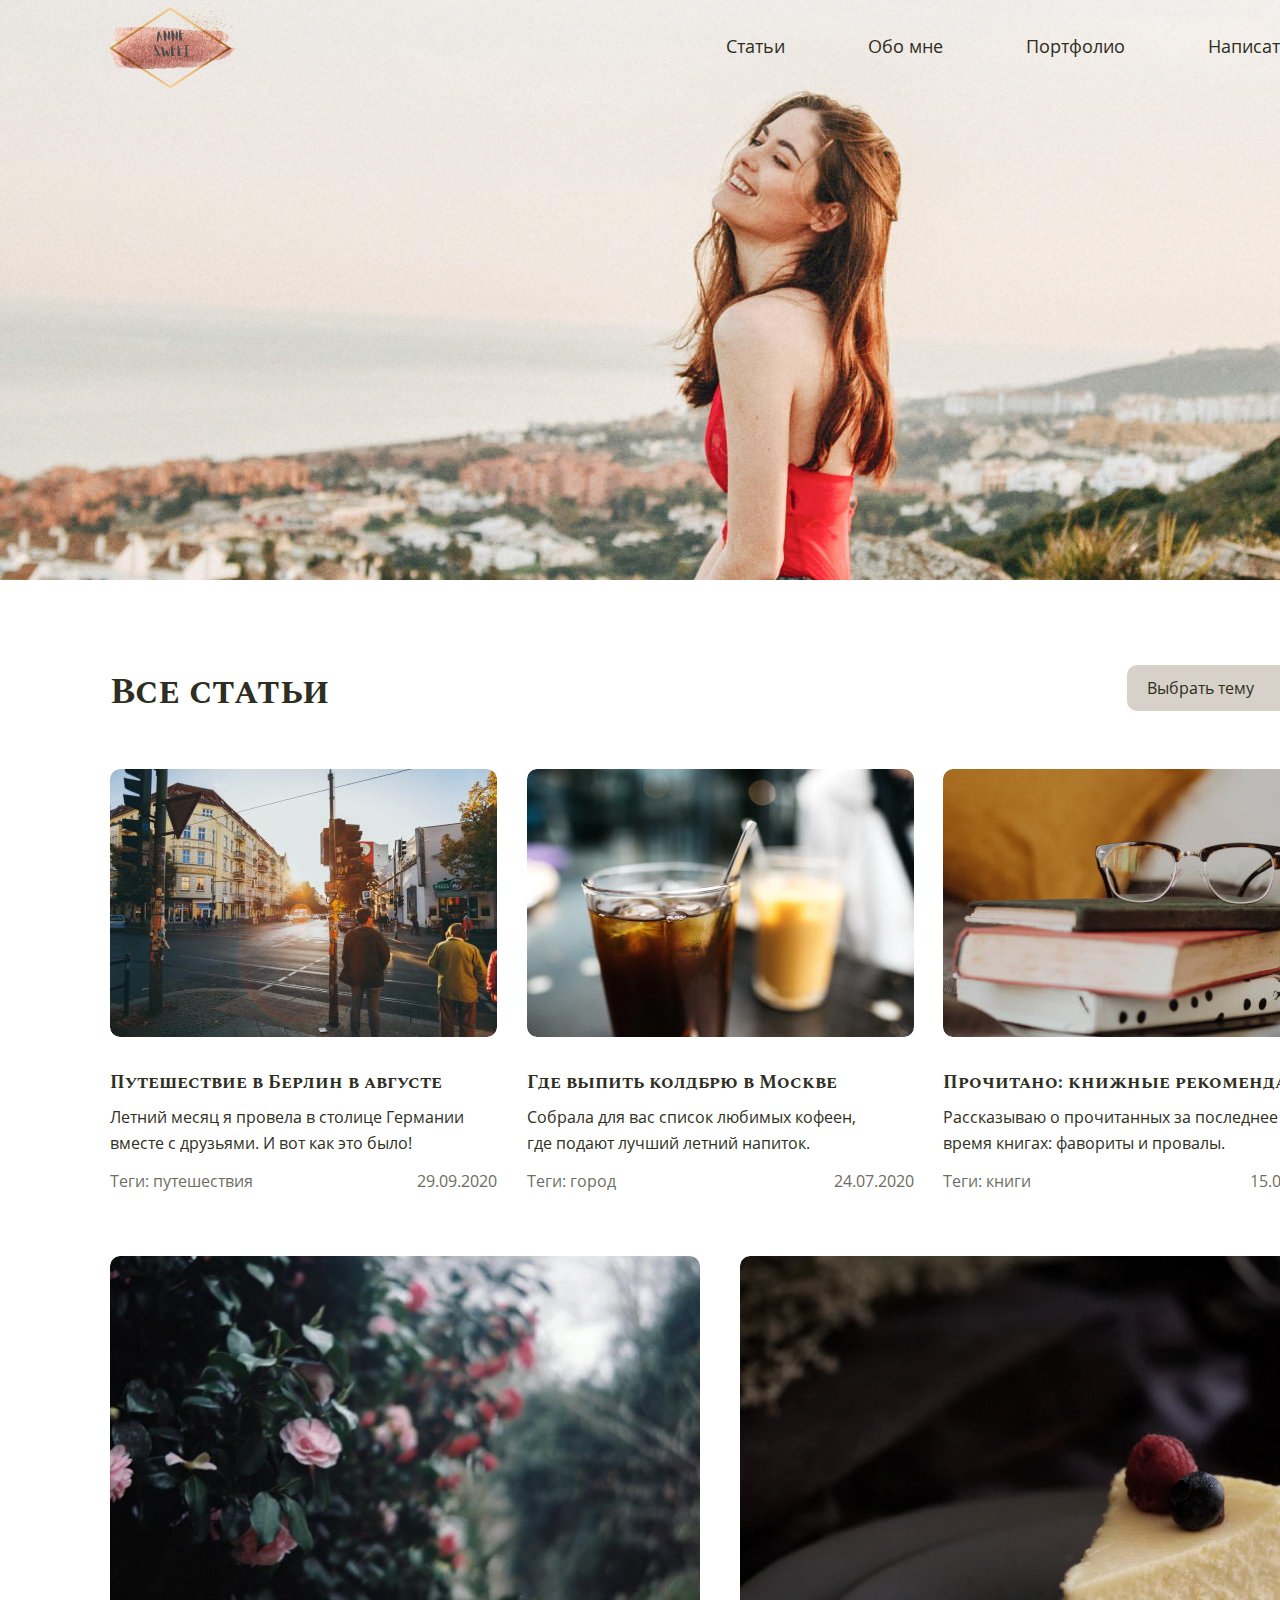
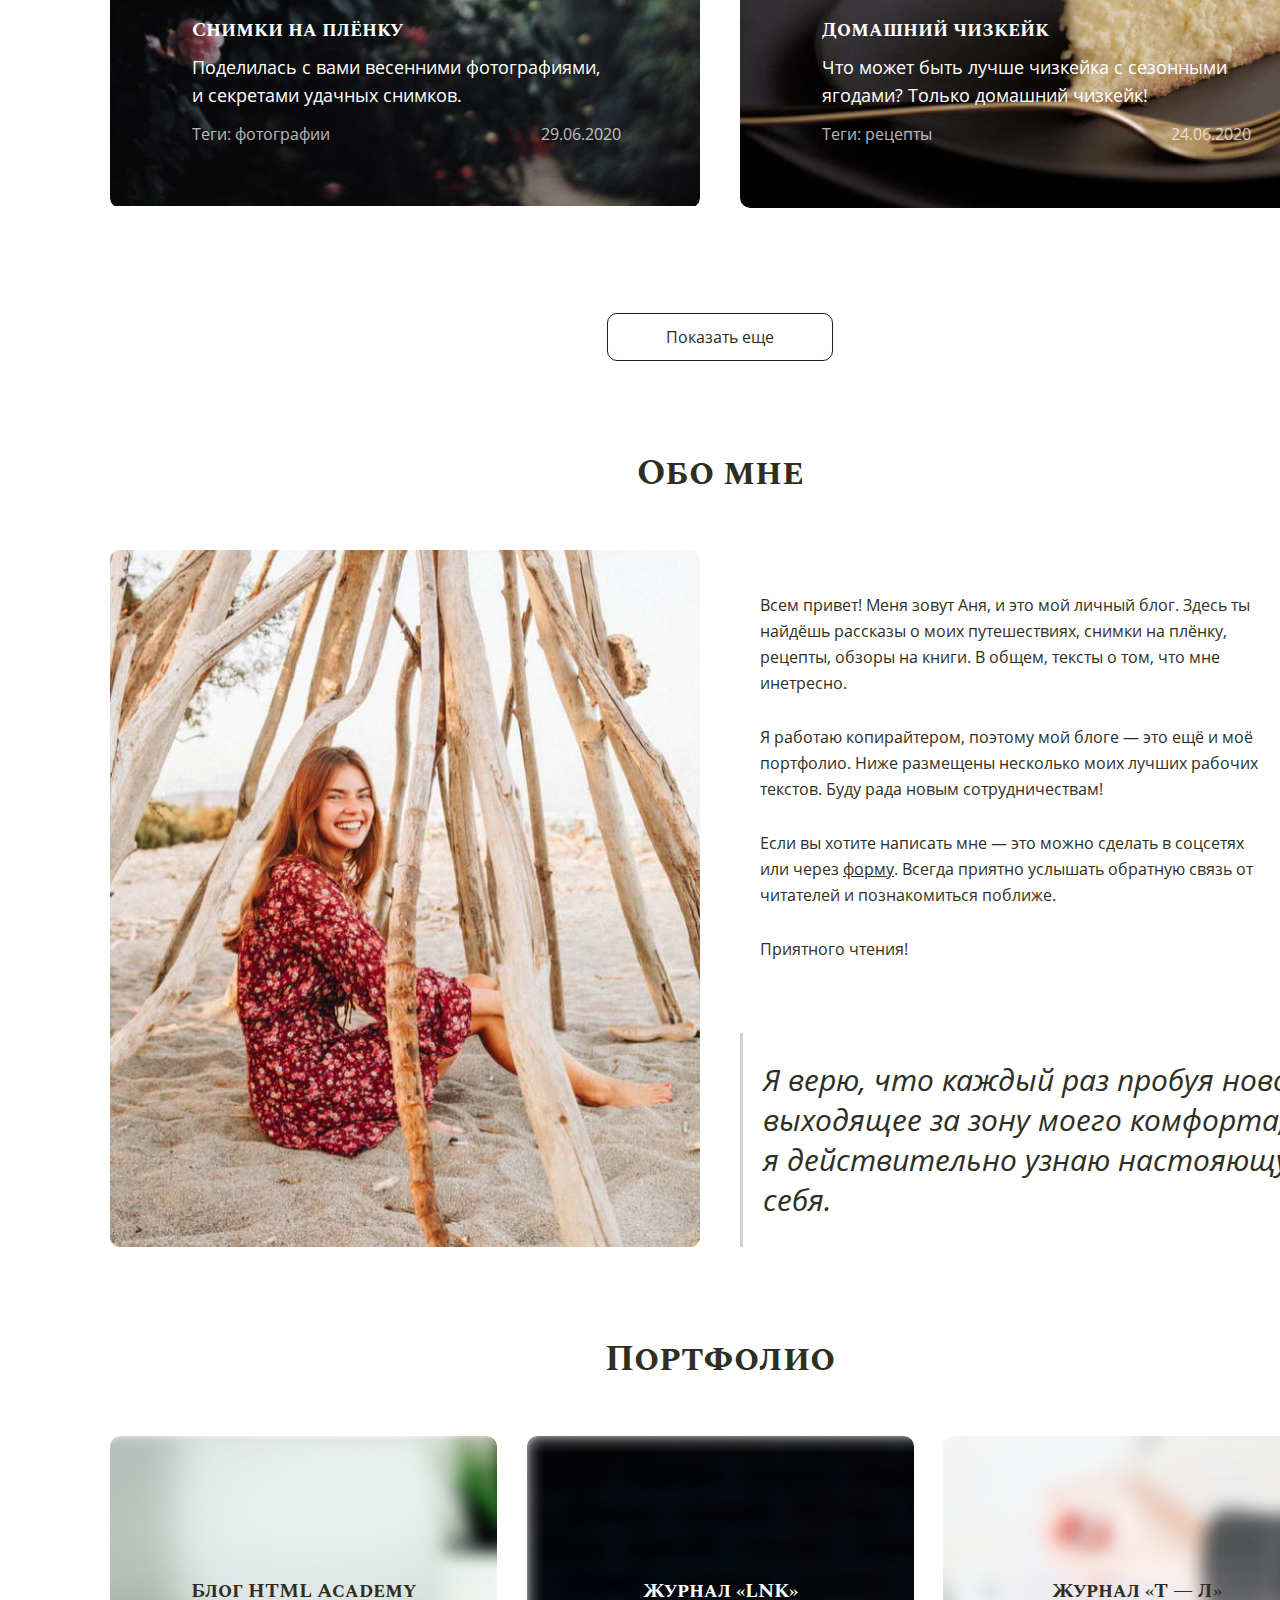
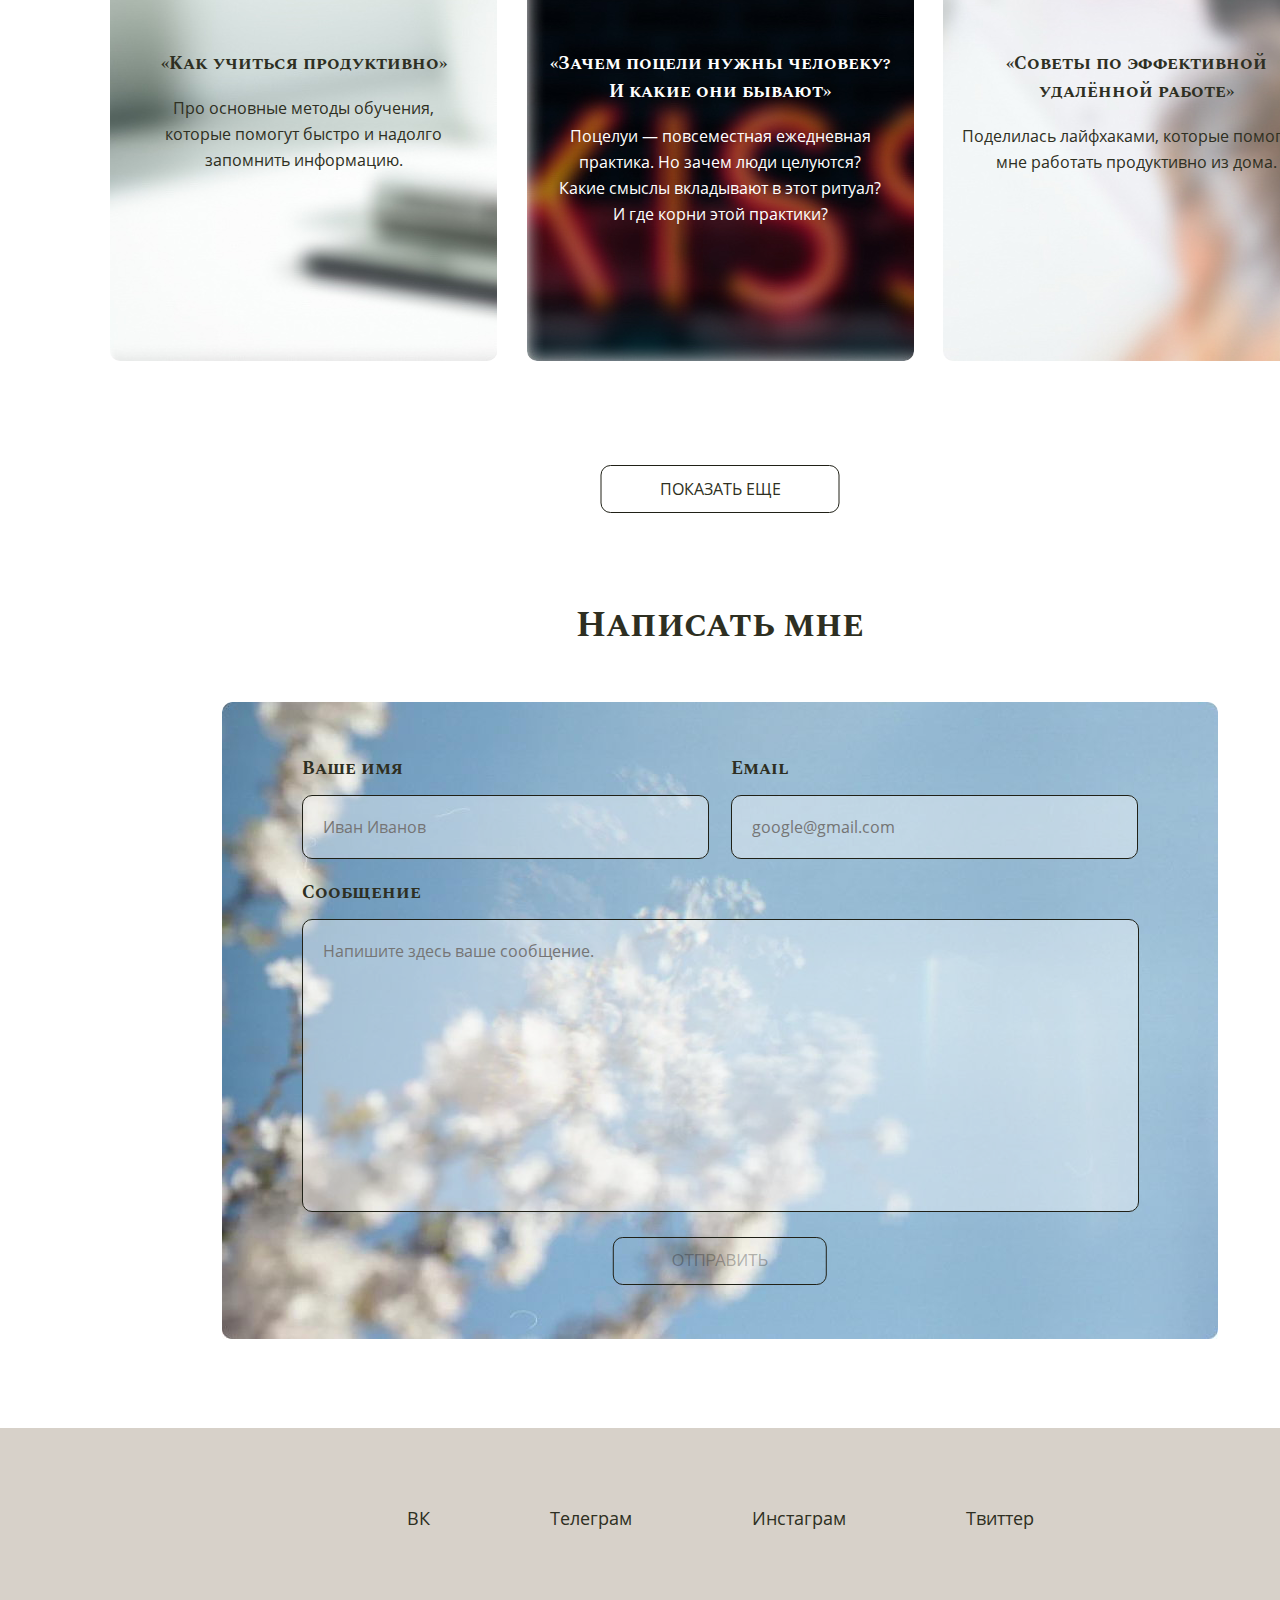
<file: index.html>
<!DOCTYPE html>
<html lang="ru">
<head>
    <meta charset="UTF-8">
    <meta name="viewport" content="width=device-width, initial-scale=1.0">
    <title>Блог</title>
    <link rel="stylesheet" href="style.css">
</head>
<body>
    <header class="header">
        <nav class="header-nav container">
            <img class="header-logo" src="img/logo.png" alt="logo">
            <ul>
                <li><a href="#topics">Статьи</a></li>
                <li><a href="#about-me">Обо мне</a></li>
                <li><a href="#portfolio">Портфолио</a></li>
                <li><a href="#mail-me">Написать мне</a></li>
            </ul>
        </nav>
    </header>
    <main>
        <h1 class="visually-hidden">Блог</h1>
        <section class="topics container" id="topics">
            <div class="topics-header">
                <h2 class="topics-heading">Все статьи</h2>
                <div class="topic-menu">
                    <a class="topic-select" href="#">Выбрать тему</a>
                    <ul class="dropdown-menu">
                        <li class="dropdown-item"><a href="" class="dropdown-item-link" data-tag="travel">Путешествия</a></li>
                        <li class="dropdown-item"><a href="" class="dropdown-item-link" data-tag="city">Город</a></li>
                        <li class="dropdown-item"><a href="" class="dropdown-item-link" data-tag="books">Книги</a></li>
                        <li class="dropdown-item"><a href="" class="dropdown-item-link" data-tag="photo">Фотографии</a></li>
                        <li class="dropdown-item"><a href="" class="dropdown-item-link" data-tag="recipe">Рецепты</a></li>
                        <li class="dropdown-item"><a href="" class="dropdown-item-link" data-tag="all">Все статьи</a></li>
                    </ul>                    
                </div>
            </div>
            <div class="topics-small">
                <article class="topics-item topics-small-item" data-tag="travel">
                    <img class="topics-small-img" src="img/topic-berlin.jpg" alt="Berlin">
                    <h3 class="topics-small-heading"><a href="topic.html">Путешествие в Берлин в августе</a></h3>
                    <p class="topics-small-description">Летний месяц я провела в столице Германии вместе с друзьями. И вот как это было!</p>
                    <div class="topics-small-info">
                        <div>Теги: <a href="">путешествия</a></div>
                        <div>29.09.2020</div>
                    </div>
                </article>
                <article class="topics-item topics-small-item" data-tag="city">
                    <img class="topics-small-img" src="img/topic-coldbrew.jpg" alt="coldbrew">
                    <h3 class="topics-small-heading"><a href="topic.html">Где выпить колдбрю в Москве</a></h3>
                    <p class="topics-small-description">Собрала для вас список любимых кофеен, где&nbsp;подают лучший летний напиток.</p>
                    <div class="topics-small-info">
                        <div>Теги: <a href="">город</a></div>
                        <div>24.07.2020</div>
                    </div>
                </article>
                <article class="topics-item topics-small-item" data-tag="books">
                    <img class="topics-small-img" src="img/topic-book.jpg" alt="books">
                    <h3 class="topics-small-heading"><a href="topic.html">Прочитано: книжные рекомендации</a></h3>
                    <p class="topics-small-description">Рассказываю о прочитанных за последнее время книгах: фавориты и провалы.</p>
                    <div class="topics-small-info">
                        <div>Теги: <a href="">книги</a></div>
                        <div>15.07.2020</div>
                    </div>
                </article>
            </div>
            <div class="topics-large">
                <article class="topics-item topics-large-item" data-tag="photo">
                    <img class="topics-large-img" src="img/topic-photo.jpg" alt="photos">
                    <h3 class="topics-large-heading"><a href="topic.html">Снимки на плёнку</a></h3>
                    <p class="topics-large-description">Поделилась с вами весенними фотографиями, и&nbsp;секретами удачных снимков.</p>
                    <div class="topics-large-info">
                        <div>Теги: <a href="">фотографии</a></div>
                        <div>29.06.2020</div>
                    </div>
                </article>
                <article class="topics-item topics-large-item" data-tag="recipe">
                    <img class="topics-large-img" src="img/topic-cheesecake.jpg" alt="Cheesecake">
                    <h3 class="topics-large-heading"><a href="topic.html">Домашний чизкейк</a></h3>
                    <p class="topics-large-description">Что может быть лучше чизкейка с сезонными ягодами? Только домашний чизкейк!</p>
                    <div class="topics-large-info">
                        <div>Теги: <a href="">рецепты</a></div>
                        <div>24.06.2020</div>
                    </div>
                </article>
            </div>
            <a class="btn" href="#">Показать еще</a>
        </section>
        <section class="about-me container" id="about-me">
            <h2>Обо мне</h2>
            <div class="about-me-content">
                <img class="about-me-photo" src="img/about-me-photo.jpg" alt="my-photo">
                <div class="about-me-text">
                    <p>Всем привет! Меня зовут Аня, и это мой личный блог.
                        Здесь ты найдёшь рассказы о моих путешествиях, снимки
                        на плёнку, рецепты, обзоры на книги. В общем, тексты о том,
                        что мне инетресно.</p>
                    <p>Я работаю копирайтером, поэтому мой блоге — это ещё и моё
                        портфолио. Ниже размещены несколько моих лучших
                        рабочих текстов. Буду рада новым сотрудничествам!</p>
                    <p>Если вы хотите написать мне — это можно сделать в соцсетях
                        или через <a class="form-link" href="#mail-me">форму</a>. Всегда приятно услышать обратную связь
                        от читателей и познакомиться поближе.</p>
                    <p>Приятного чтения!</p>
                    <blockquote>Я верю, что каждый раз пробуя новое,
                        выходящее за зону моего комфорта,
                        я&nbsp;действительно узнаю настояющую себя.
                    </blockquote>
                </div>
            </div>
        </section>
        <section class="portfolio container" id="portfolio">
            <h2>Портфолио</h2>
            <div class="portfolio-content">
                <article class="portfolio-item">
                    <p class="portfolio-item-source">Блог HTML Academy</p>
                    <h3 class="portfolio-item-heading">«Как учиться продуктивно»</h3>
                    <p class="portfolio-item-description">Про основные методы обучения,
                        которые&nbsp;помогут быстро и надолго запомнить&nbsp;информацию.</p>
                </article>
                <article class="portfolio-item">
                    <p class="portfolio-item-source">Журнал «LNK»</p>
                    <h3 class="portfolio-item-heading">«Зачем поцели нужны человеку?
                        И&nbsp;какие они бывают»</h3>
                    <p class="portfolio-item-description">Поцелуи — повсеместная ежедневная
                        практика.&nbsp;Но зачем люди целуются? Какие&nbsp;смыслы вкладывают в этот ритуал?
                        И&nbsp;где&nbsp;корни этой практики?</p>
                </article>
                <article class="portfolio-item">
                    <p class="portfolio-item-source">Журнал «Т — Л»</p>
                    <h3 class="portfolio-item-heading">«Советы по эффективной удалённой&nbsp;работе»</h3>
                    <p class="portfolio-item-description">Поделилась лайфхаками, которые помогают
                        мне&nbsp;работать продуктивно из дома. </p>
                </article>
            </div>
            <a class="btn" href="#">Показать еще</a>
        </section>
        <section class="mail-me container-small" id="mail-me">
            <h2>Написать мне</h2>
            <form class="mail-me-form" method="GET" action="">
                <div class="form-field">
                    <label><span class="form-label">Ваше имя</span>
                    <input class="form-name" type="text" name="name" required placeholder="Иван Иванов"></label>
                </div>
                <div class="form-field">
                    <label><span class="form-label">Email</span>
                    <input class="form-mail" type="email" name="mail" required placeholder="google@gmail.com"></label>
                </div>
                <div class="form-field">
                    <label for="message"><span class="form-label">Сообщение</span></label>
                    <textarea class="form-message" id="message" name="message" placeholder="Напишите здесь ваше сообщение."></textarea>
                    <div class="form-message-counter">
                        Длина сообщения должна быть не менее 10&nbsp;символов и не превышать 200 символов.<br>
                        Использовано символов: <span class="counter message-error">0</span>.
                    </div>
                </div>
                <input type="submit" class="btn submit-btn" value="отправить" disabled>
            </form>
        </section>
    </main>
    <footer class="footer">
        <nav>
            <ul class="footer-nav">
                <li class="footer-nav-item"><a href="">ВК</a></li>
                <li class="footer-nav-item"><a href="">Телеграм</a></li>
                <li class="footer-nav-item"><a href="">Инстаграм</a></li>
                <li class="footer-nav-item"><a href="">Твиттер</a></li>
            </ul>
        </nav>
    </footer>
    <script src="form-block.js"></script>
    <script src="topics.js"></script> 
</body>
</html>
</file>
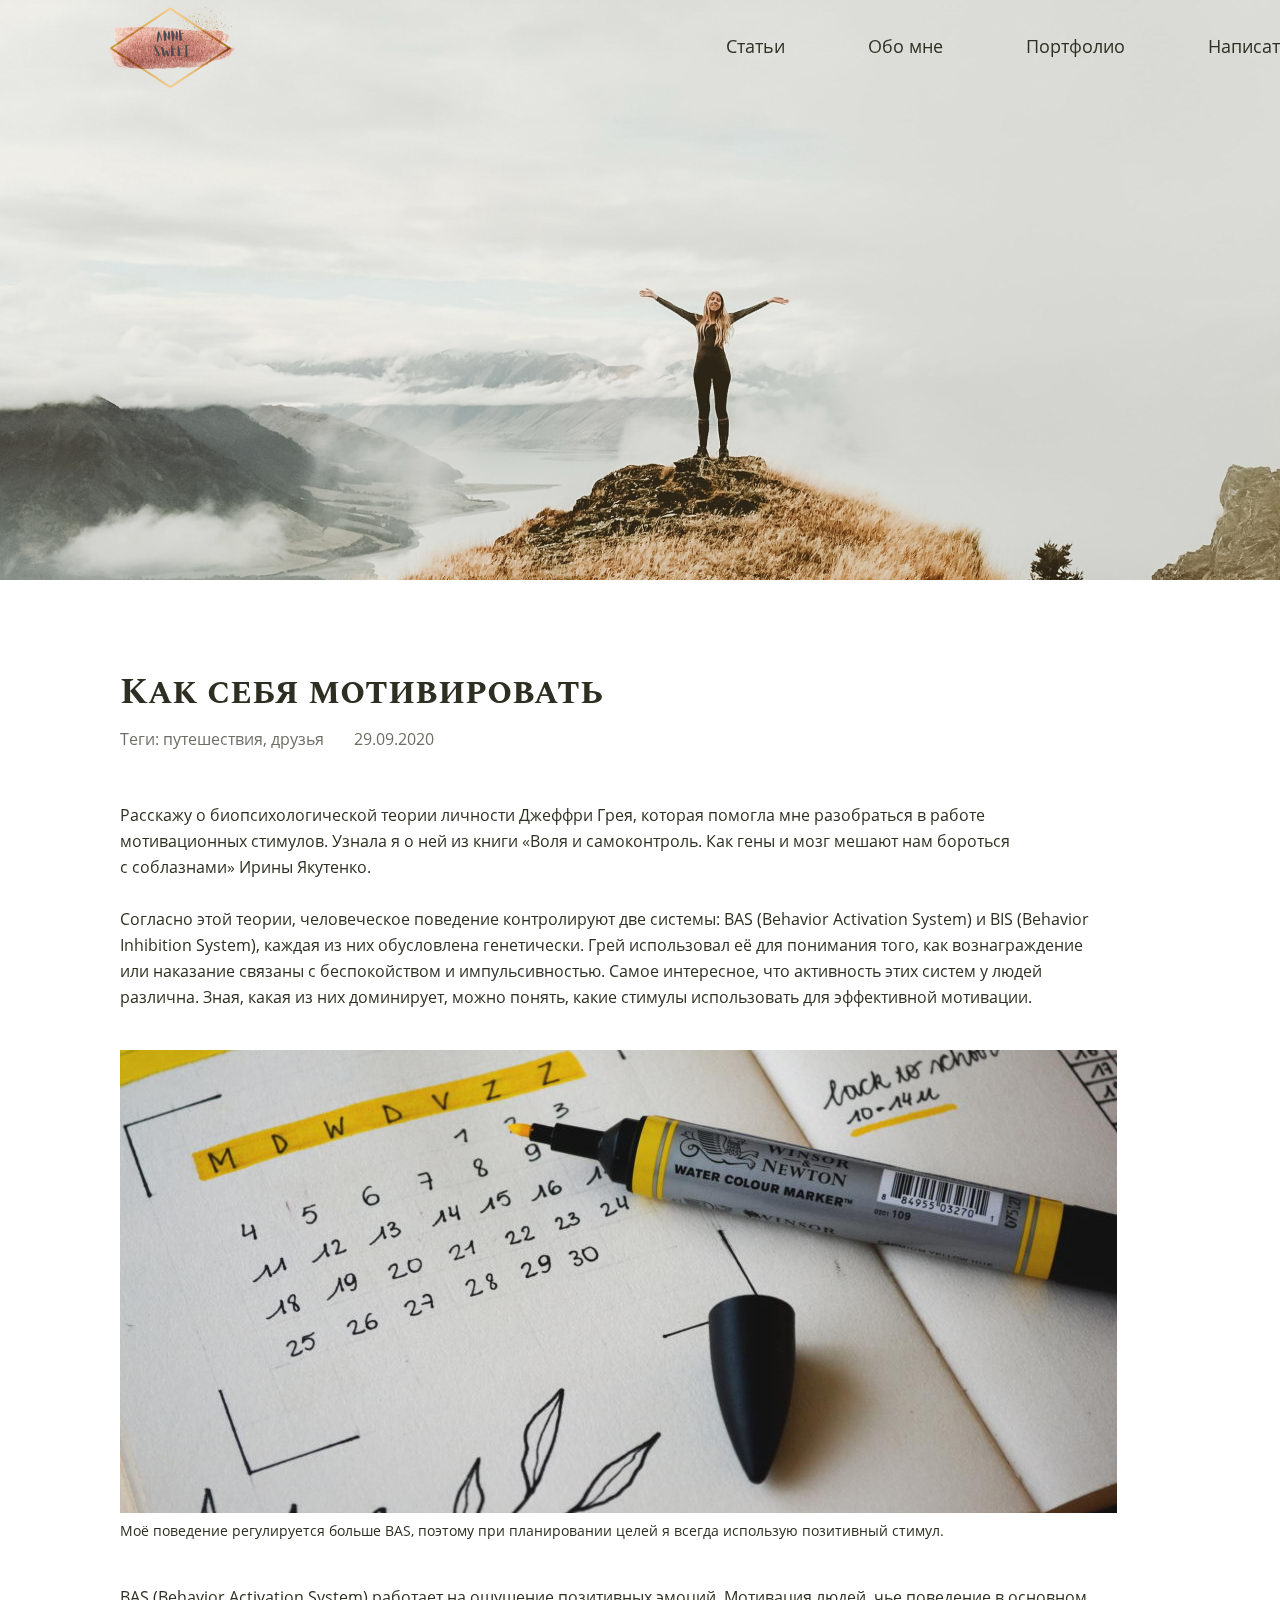
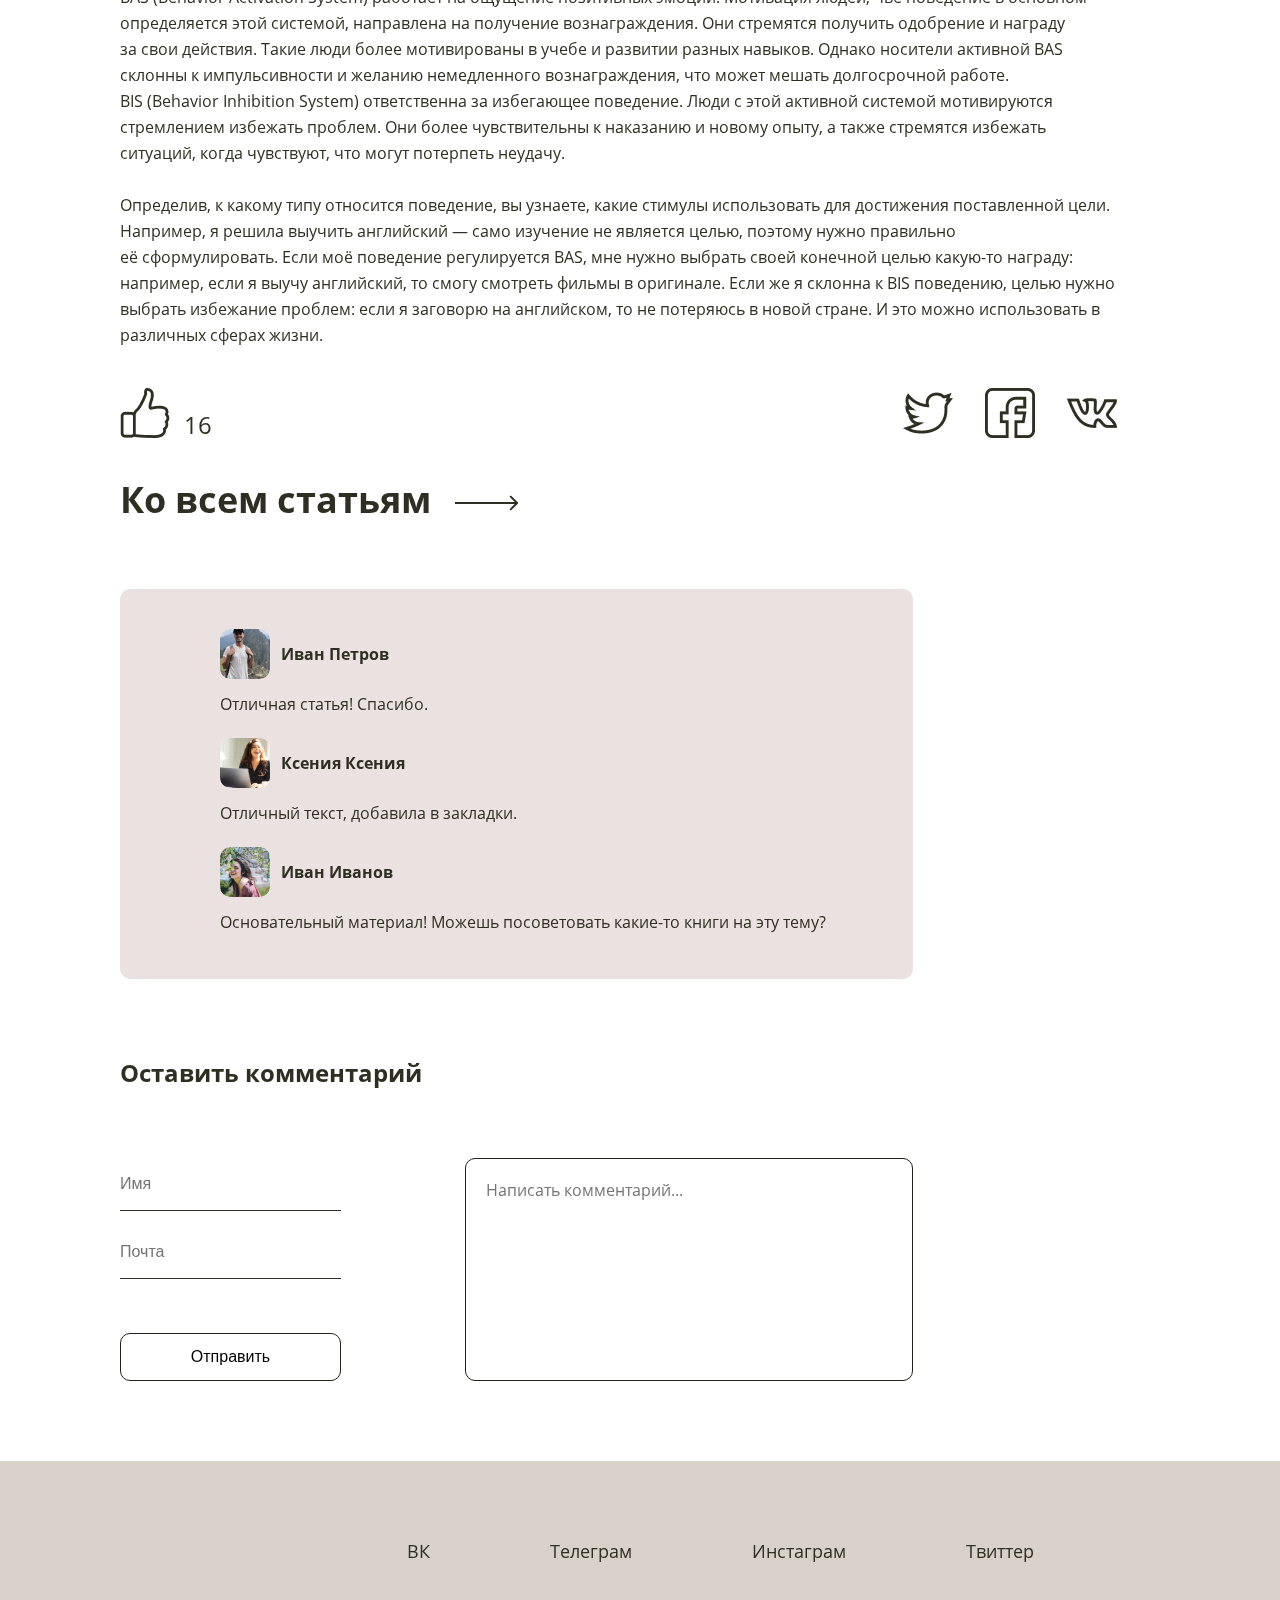
<file: topic.html>
<!DOCTYPE html>
<html lang="ru">
<head>
    <meta charset="UTF-8">
    <meta name="viewport" content="width=device-width, initial-scale=1.0">
    <title>Статья</title>
    <link rel="stylesheet" href="style.css">
</head>
<body>
    <header class="header topic-header">
        <nav class="header-nav container">
            <img class="header-logo" src="img/logo.png" alt="logo">
            <ul>
                <li><a href="index.html#topics">Статьи</a></li>
                <li><a href="index.html#about-me">Обо мне</a></li>
                <li><a href="index.html#portfolio">Портфолио</a></li>
                <li><a href="index.html#mail-me">Написать мне</a></li>
            </ul>
        </nav>
    </header>
    <main>
        <section class="topic">
            <h1 class="topic-heading">Как себя мотивировать</h1>
            <div class="topics-small-info topic-info">
                <div>Теги: <a href="">путешествия</a>, <a href="">друзья</a></div>
                <div class="topic-date">29.09.2020</div>
            </div>
            <p class="topic-text">
                Расскажу о биопсихологической теории личности Джеффри Грея, которая помогла мне разобраться в работе мотивационных&nbsp;стимулов. Узнала я о ней из книги «Воля и самоконтроль. Как гены и мозг мешают нам бороться
                с&nbsp;соблазнами» Ирины Якутенко.<br><br>                
                Согласно этой теории, человеческое поведение контролируют две системы: BAS (Behavior Activation System) и BIS (Behavior Inhibition System), 
                каждая из них обусловлена генетически. Грей использовал её для понимания того, как вознаграждение или&nbsp;наказание связаны с беспокойством и импульсивностью. Самое интересное, что активность этих систем у людей различна. 
                Зная, какая из них доминирует, можно понять, какие стимулы использовать для эффективной мотивации.
            </p>
            <img src="img/motivation-img.jpg" alt="motivation">
            <p class="topic-text img-description">
                Моё поведение регулируется больше BAS, поэтому при планировании целей я всегда использую позитивный стимул.
            </p>
            <p class="topic-text">
                BAS (Behavior Activation System) работает на ощущение позитивных эмоций. Мотивация людей, чье поведение в основном определяется этой системой, направлена на получение вознаграждения. Они стремятся получить одобрение и награду
за&nbsp;свои действия. Такие люди более мотивированы в учебе и развитии разных навыков. Однако носители активной BAS склонны к импульсивности и желанию немедленного вознаграждения, что может мешать долгосрочной работе.
<br>BIS (Behavior Inhibition System) ответственна за избегающее поведение. Люди с этой активной системой мотивируются стремлением избежать проблем. Они более чувствительны к наказанию и новому опыту, а также стремятся избежать ситуаций, когда чувствуют, что могут потерпеть неудачу.<br><br>
Определив, к какому типу относится поведение, вы узнаете, какие стимулы использовать для достижения поставленной цели. Например, я решила выучить английский — само изучение не является целью, поэтому нужно правильно
её&nbsp;сформулировать. Если моё поведение регулируется BAS, мне нужно выбрать своей конечной целью какую-то награду: например, если я выучу английский, то смогу смотреть фильмы в оригинале. Если же я склонна к BIS поведению, целью нужно выбрать избежание проблем: если я заговорю на английском, то не потеряюсь в новой стране. И это можно использовать в различных сферах жизни.
            </p>
            <div class="social">
                <div class="social-item like"></div>
                <div class="likes-counter">16</div>
                <a href=""><div class="social-item twitter"></div></a>
                <a href=""><div class="social-item fb"></div></a>
                <a href=""><div class="social-item vk"></div></a>
            </div>
            <a class="all-topics-link" href="index.html#topics">Ко всем статьям</a>
        </section>
        <section class="comments">
            <h2 class="visually-hidden">Комментарии</h2>
            <div class="comment-list">
                <div class="comment-author">
                    <img class="comment-author-avatar" src="img/avatar1.jpg" alt="Avatar">
                    <span class="comment-author-name">Иван Петров</span>
                </div>
                <p class="comment-text">Отличная статья! Спасибо.</p>
                <div class="comment-author">
                    <img class="comment-author-avatar" src="img/avatar2.jpg" alt="Avatar">
                    <span class="comment-author-name">Ксения Ксения</span>
                </div>
                <p class="comment-text">Отличный текст, добавила в закладки.</p>
                <div class="comment-author">
                    <img class="comment-author-avatar" src="img/avatar3.jpg" alt="Avatar">
                    <span class="comment-author-name">Иван Иванов</span>
                </div>
                <p class="comment-text">Основательный материал! Можешь посоветовать какие-то книги на эту тему?</p>
            </div>
            <p class="leave-comment">Оставить комментарий</p>
            <form class="comment-form">
                <div class="comment-form-column">
                    <input class="comment-form-name" type="text" name="name" required placeholder="Имя">
                    <input class="comment-form-mail" type="Email" name="mail" required placeholder="Почта">
                    <input class="comment-form-btn" type="submit" value="Отправить">
                </div>
                <textarea class="comment-form-textarea" name="comment" placeholder="Написать комментарий..."></textarea>
                <div class="comment-error hidden">От 10 до 200 символов!</div>
            </form>
        </section>
    </main>
    <footer class="footer">
        <nav>
            <ul class="footer-nav">
                <li class="footer-nav-item"><a href="">ВК</a></li>
                <li class="footer-nav-item"><a href="">Телеграм</a></li>
                <li class="footer-nav-item"><a href="">Инстаграм</a></li>
                <li class="footer-nav-item"><a href="">Твиттер</a></li>
            </ul>
        </nav>
    </footer>
    <script src="likes.js"></script> 
    <script src="comment.js"></script> 
</body>
</html>
</file>
<file: style.css>
/* open-sans-regular - latin_cyrillic */
@font-face {
    font-family: 'Open Sans';
    font-style: normal;
    font-weight: 400;
    src: url('fonts/open-sans-v18-latin_cyrillic-regular.eot'); /* IE9 Compat Modes */
    src: local('Open Sans Regular'), local('OpenSans-Regular'),
         url('fonts/open-sans-v18-latin_cyrillic-regular.eot?#iefix') format('embedded-opentype'), /* IE6-IE8 */
         url('fonts/open-sans-v18-latin_cyrillic-regular.woff2') format('woff2'), /* Super Modern Browsers */
         url('fonts/open-sans-v18-latin_cyrillic-regular.woff') format('woff'), /* Modern Browsers */
         url('fonts/open-sans-v18-latin_cyrillic-regular.ttf') format('truetype'), /* Safari, Android, iOS */
         url('fonts/open-sans-v18-latin_cyrillic-regular.svg#OpenSans') format('svg'); /* Legacy iOS */
  }
  /* open-sans-italic - latin_cyrillic */
  @font-face {
    font-family: 'Open Sans';
    font-style: italic;
    font-weight: 400;
    src: url('fonts/open-sans-v18-latin_cyrillic-italic.eot'); /* IE9 Compat Modes */
    src: local('Open Sans Italic'), local('OpenSans-Italic'),
         url('fonts/open-sans-v18-latin_cyrillic-italic.eot?#iefix') format('embedded-opentype'), /* IE6-IE8 */
         url('fonts/open-sans-v18-latin_cyrillic-italic.woff2') format('woff2'), /* Super Modern Browsers */
         url('fonts/open-sans-v18-latin_cyrillic-italic.woff') format('woff'), /* Modern Browsers */
         url('fonts/open-sans-v18-latin_cyrillic-italic.ttf') format('truetype'), /* Safari, Android, iOS */
         url('fonts/open-sans-v18-latin_cyrillic-italic.svg#OpenSans') format('svg'); /* Legacy iOS */
  }
  /* open-sans-700 - latin_cyrillic */
  @font-face {
    font-family: 'Open Sans';
    font-style: bold;
    font-weight: 700;
    src: url('fonts/open-sans-v18-latin_cyrillic-700.eot'); /* IE9 Compat Modes */
    src: local('Open Sans Bold'), local('OpenSans-Bold'),
         url('fonts/open-sans-v18-latin_cyrillic-700.eot?#iefix') format('embedded-opentype'), /* IE6-IE8 */
         url('fonts/open-sans-v18-latin_cyrillic-700.woff2') format('woff2'), /* Super Modern Browsers */
         url('fonts/open-sans-v18-latin_cyrillic-700.woff') format('woff'), /* Modern Browsers */
         url('fonts/open-sans-v18-latin_cyrillic-700.ttf') format('truetype'), /* Safari, Android, iOS */
         url('fonts/open-sans-v18-latin_cyrillic-700.svg#OpenSans') format('svg'); /* Legacy iOS */
  }

  /* spectral-sc-700 - latin_cyrillic */
  @font-face {
    font-family: 'Spectral SC';
    font-style: bold;
    font-weight: 700;
    src: url('fonts/spectral-sc-v5-latin_cyrillic-700.eot'); /* IE9 Compat Modes */
    src: local('Spectral SC Bold'), local('SpectralSC-Bold'),
         url('fonts/spectral-sc-v5-latin_cyrillic-700.eot?#iefix') format('embedded-opentype'), /* IE6-IE8 */
         url('fonts/spectral-sc-v5-latin_cyrillic-700.woff2') format('woff2'), /* Super Modern Browsers */
         url('fonts/spectral-sc-v5-latin_cyrillic-700.woff') format('woff'), /* Modern Browsers */
         url('fonts/spectral-sc-v5-latin_cyrillic-700.ttf') format('truetype'), /* Safari, Android, iOS */
         url('fonts/spectral-sc-v5-latin_cyrillic-700.svg#SpectralSC') format('svg'); /* Legacy iOS */
  }

html, body {
    margin: 0 auto;
    padding: 0;
    width: 1440px;
    background: #ffffff;
    color: #2e2f22;
    font-family: 'Open Sans', Arial, sans-serif;
}

a {
    text-decoration: none;
    color: inherit;
}

ul, li {
    margin: 0;
    padding: 0;
    list-style: none;
}

h1, h3, p {
    margin: 0;
    padding: 0;
}

h2 {
    margin-top: 85px;
    margin-bottom: 49px;
    padding: 0;
    font-size: 36px;
    line-height: 55px;
    text-align: center;
}

h1, h2, h3, .portfolio-item-source, .form-label {
    font-family: 'Spectral SC', Arial, sans-serif;
    font-weight: bold;
}

.visually-hidden {
    position: absolute;
    clip: rect(0 0 0 0);
    width: 1px;
    height: 1px;
    margin: -1px;
}

.container {
    margin: 0 auto;
    width: 1220px;
}

.container-small {
    margin: 0 auto;
    width: 996px;
}

.header {
    height: 580px;
    background: url('img/header-bg.jpg') no-repeat;
}

.topic-header {
    background: url('img/header-topic.jpg') no-repeat;
}

.header-nav {
    display: flex;
    justify-content: space-between;
}

.header-logo {
    width: 130px;
    margin-top: 5px;
}

.header-nav ul {
    margin-top: 5px;
    display: flex;
    align-items: center;
}

.header-nav li {
    margin-left: 83px;    
}

.header-nav a {
    font-size: 18px;
    line-height: 25px; 
}

.header-nav a:hover {
    border-bottom: 3px solid #8F7659;
}

.topics-header {
    margin-top: 85px;
    margin-bottom: 49px;
    display: flex;
    justify-content: space-between;
}

.topics-heading {
    margin: 0;
}

.topic-menu {
    position: relative;
}

.topic-select {
    align-self: center;
    display: inline-block;
    padding: 12px 74px 12px 20px;
    width: 203px;
    box-sizing: border-box;
    font-size: 16px;
    line-height: 22px;
    background: url('img/select-arrow.svg') #D7D1C9 no-repeat;
    background-position: 162px center;
    border-radius: 10px;
}

.topic-select:hover {
    border-bottom-left-radius: 0;
    border-bottom-right-radius: 0;
}

.dropdown-menu {
    position: absolute;
    display: none;    
    border: 10px solid rgba(255, 255, 255, 0.7);
    border-top: none;
    border-bottom-left-radius: 20px;
    border-bottom-right-radius: 20px;
    width: 203px;
    transform: translateX(-10px);
    z-index: 10;
}

.topic-menu:hover .dropdown-menu {
    display: block;
}

.dropdown-item {
    display: flex;
    align-items: center;
    font-size: 16px;
    line-height: 22px;
    background: #D7D1C9;
    border-bottom: 2px solid #8F7659;
}

.dropdown-item a {
    padding: 12px 20px;
    width: 203px;
    box-sizing: border-box;
}

.dropdown-item:last-child {
    border-bottom-left-radius: 10px;
    border-bottom-right-radius: 10px;
    border-bottom: none;
}

.dropdown-item:hover {
    background: #8F7659;
    color: white;
}

.topics-small {
    display: flex;
    justify-content: space-between;
    margin-bottom: 62px;
}

.topics-small-item {
    width: 387px;
}

.topics-small-img {
    width: 387px;
    border-radius: 10px;
    margin-bottom: 27px;
}

.topics-small-heading {
    font-size: 18px;
    line-height: 27px;
    margin-bottom: 8px;
}

.topics-small-heading a:hover {
    color: #8F7659;
    text-decoration: underline;
}

.topics-small-description {
    font-size: 16px;
    line-height: 26px;
    margin-bottom: 12px;
}

.topics-small-info {
    display: flex;
    justify-content: space-between;
    font-size: 16px;
    line-height: 26px;
    opacity: 0.7;
}

.topics-large {
    display: flex;
    justify-content: space-between;
}

.topics-large-item {
    width: 590px;
    box-sizing: border-box;
    padding: 359px 79px 62px 82px;
    position: relative;
    z-index: 1;
    color: white;
}

.topics-large-img {
    position: absolute;
    top: 0;
    left: 0;
    z-index: -1;
    border-radius: 10px;
}

.topics-large-heading {
    font-size: 20px;
    line-height: 30px;
    margin-bottom: 8px;
}

.topics-large-heading a:hover {
    color: #D7D1C9;
    text-decoration: underline;
}

.topics-large-description {
    font-size: 18px;
    line-height: 28px;
    margin-bottom: 12px;
}

.topics-large-info {
    display: flex;
    justify-content: space-between;
    font-size: 16px;
    line-height: 26px;
    opacity: 0.7;
}

.topics-large-info a {
    color: white;
}

.btn {
    display: inline-block;
    margin-left: 50%;
    transform: translateX(-50%);
    margin-top: 104px;
    font-size: 16px;
    line-height: 22px;
    padding: 12px 58px;
    border: 1px solid #202117;
    border-radius: 10px;
}

.btn:hover {
    background-color: #8F7659;
}

.about-me-content {
    display: flex;
    justify-content: space-between;
}

.about-me-photo {
    width: 590px;
}

.about-me-text {
    width: 590px;
}

.about-me-text p {
    width: 500px;
    margin-top: 28px;
    margin-left: 20px;
    font-size: 16px;
    line-height: 26px;
}

.about-me-text p:first-child {
    margin-top: 42px;
}

.about-me-text blockquote {
    width: 550px;
    margin: 0;
    margin-top: 71px;
    padding: 27px 0 27px 20px;
    font-size: 30px;
    line-height: 40px;
    font-style: italic;
    border-left: 3px solid #D7D1C9;
}

.form-link {
    text-decoration: underline;
}

.form-link:hover {
    color: #8F7659;
}

.portfolio-content {
    display: flex;
    justify-content: space-between;
}

.portfolio-item {
    width: 387px;
    height: 525px;
    text-align: center;
    border-radius: 10px;
}

.portfolio-item:first-child {
    background: url('img/portfolio-1.jpg') no-repeat;
}

.portfolio-item:nth-child(2) {
    background: url('img/portfolio-2.jpg') no-repeat;
    color: white;
}

.portfolio-item:last-child {
    background: url('img/portfolio-3.jpg') no-repeat;
}

.portfolio-item-source {
    margin-top: 140px;
    font-size: 20px;
    line-height: 30px;
}

.portfolio-item-heading {
    margin-top: 44px;
    font-size: 18px;
    line-height: 28px;
}

.portfolio-item-description {
    margin-top: 17px;
    font-size: 16px;
    line-height: 26px;
}

.portfolio .btn {
    text-transform: uppercase;
}

.mail-me-form {
    display: flex;
    justify-content: space-between;
    flex-wrap: wrap;
    margin-bottom: 81px;
    padding: 53px 80px 0;
    background: url('img/form-bg.jpg') no-repeat;
    border-radius: 10px;
}

.form-field:first-child {
    flex-basis: 407px;
}

.form-field:nth-child(2) {
    flex-basis: 407px;
}

.form-label {
    display: block;
    font-size: 18px;
    line-height: 28px;
    margin-bottom: 12px;
}

.form-name, .form-mail, .form-message {
    margin: 0;
    padding: 20px;
    margin-bottom: 20px;
    width: 100%;
    box-sizing: border-box;
    font-family: 'Open Sans', Arial, sans-serif;
    font-size: 16px;
    line-height: 22px;
    border: 1px solid #202117;
    border-radius: 10px;
    background: rgba(255, 255, 255, 0.4);
}

.form-message {
    resize: none;
    width: 837px;
    height: 293px;
}

.submit-btn {
    margin-top: 0;
    margin-bottom: 62px;
    text-transform: uppercase;
    background: transparent;
}

.submit-btn:hover {
    background: white;
}

.footer {
    background-color: #D7D1C9;
}

.footer-nav {
    display: flex;
    justify-content: center;
    height: 181px;
}

.footer-nav-item {
    margin-right: 120px;
    align-self: center;
}

.footer-nav-item:last-child {
    margin-right: 0;
}

.footer-nav-item a {
    font-size: 18px;
    line-height: 25px;    
}

.footer-nav-item a:hover {
    border-bottom: 3px solid #8F7659; 
}

/** только страница статьи **/

.topic {
    margin-left: 120px;
    width: 997px;
}

.topic-heading {
    margin-top: 85px;
    margin-bottom: 6px;
    font-size: 36px;
    line-height: 55px;
}

.topic-info {
    justify-content: start;
    margin-bottom: 50px;
}

.topic-date {
    margin-left: 30px;
}

.topic-text {
    margin-bottom: 40px;
    font-size: 16px;
    line-height: 26px;
}

.img-description {
    font-size: 14px;
}

.social {
    display: flex;
    margin-bottom: 37px;
}
.social-item {
    width: 50px;
    height: 50px;
    background: url('img/social-sprite.png');
}

.like {
    background-position: -50px 0;
    cursor: pointer;
}

.like:hover {
    filter: drop-shadow(0 0 3px);
}

.likes-counter {
    margin-right: auto;
    margin-left: 14px;
    font-size: 24px;
    line-height: 26px;
    align-self: flex-end;
}

.twitter {
    margin-right: 32px;
    background-position: -50px -50px;
}

.fb {
    margin-right: 32px;
    background-position: 0 0;
}

.vk {
    background-position: -100px 0;
}

.all-topics-link {
    display: inline-block;
    margin-bottom: 65px;
    padding-right: 88px;
    font-size: 36px;
    line-height: 49px;
    font-weight: bold;
    background: url('img/arrow-to-all-topics.svg') no-repeat right 60%;
}
.all-topics-link:hover {
    color: #8F7659;
}

.comments {
    margin-left: 120px;
    margin-bottom: 80px;
    width: 793px;
}

.comment-list {
    height: 390px;
    box-sizing: border-box;
    overflow-y: auto;
    background-color: #ECE1E1;
    border-radius: 10px;
    padding: 40px 0 49px 100px;
}

.comment-author {
    display: flex;
    margin-bottom: 14px;
}

.comment-author-avatar {
    border-radius: 10px;
    width: 50px;
    height: 50px;
}

.comment-author-name {
    margin-left: 11px;
    align-self: center;
    font-size: 16px;
    line-height: 22px;
    font-weight: bold;
}

.comment-text {
    margin-bottom: 23px;
    font-size: 16px;
    line-height: 22px;
}

.comment-text:last-child {
    margin-bottom: 0;
}

.leave-comment {
    margin-top: 77px;
    margin-bottom: 69px;
    font-size: 24px;
    line-height: 33px;
    font-weight: bold;
}

.comment-form {
    position: relative;
    display: flex;
    justify-content: space-between;
}

.comment-form-column {
    display: flex;
    flex-direction: column;
}

.comment-form-name, .comment-form-mail {
    width: 221px;
    margin-bottom: 15px;
    padding: 15px 0;
    font-size: 16px;
    line-height: 22px;
    border: none;
    border-bottom: 1px solid #2E2F22;
}

.comment-form-btn {
    width: 221px;
    margin-top: 39px;
    padding: 12px 0;
    font-size: 16px;
    line-height: 22px;
    border: 1px solid #202117;
    border-radius: 10px;
    background: transparent;
}

.comment-form-btn:hover {
    background: #ECE1E1;
}

.comment-form-textarea {
    margin: 0;
    padding: 20px;
    resize: none;
    width: 406px;
    font-size: 16px;
    line-height: 22px;
    font-family: inherit;
    border: 1px solid #202117;
    border-radius: 10px;
}

/** JS **/

.added {
    background-position: 0 -50px;
}

.added:hover {
    filter: none;
}

.like-bold {
    font-weight: bold;
}

.message-error {
    color: red;
}

.form-message-counter {
    display: none;
}

.form-field {
    position: relative;
}

.form-message-counter {
    position: absolute;
    top: 350px;
    left: -50px;
    width: 310px;
    padding: 5px;
    border: 1px solid black;
    border-radius: 10px;
    background-color: rgba(255, 255, 255, 0.7);
    font-size: 14px;
}

.form-message:focus + .form-message-counter {
    display: block;
}

.comment-error {
    position: absolute;
    top: -35px;
    right: 150px;
    color: red;
    font-size: 18px;
    font-weight: bold;
}

.hidden {
    display: none;
}
</file>
